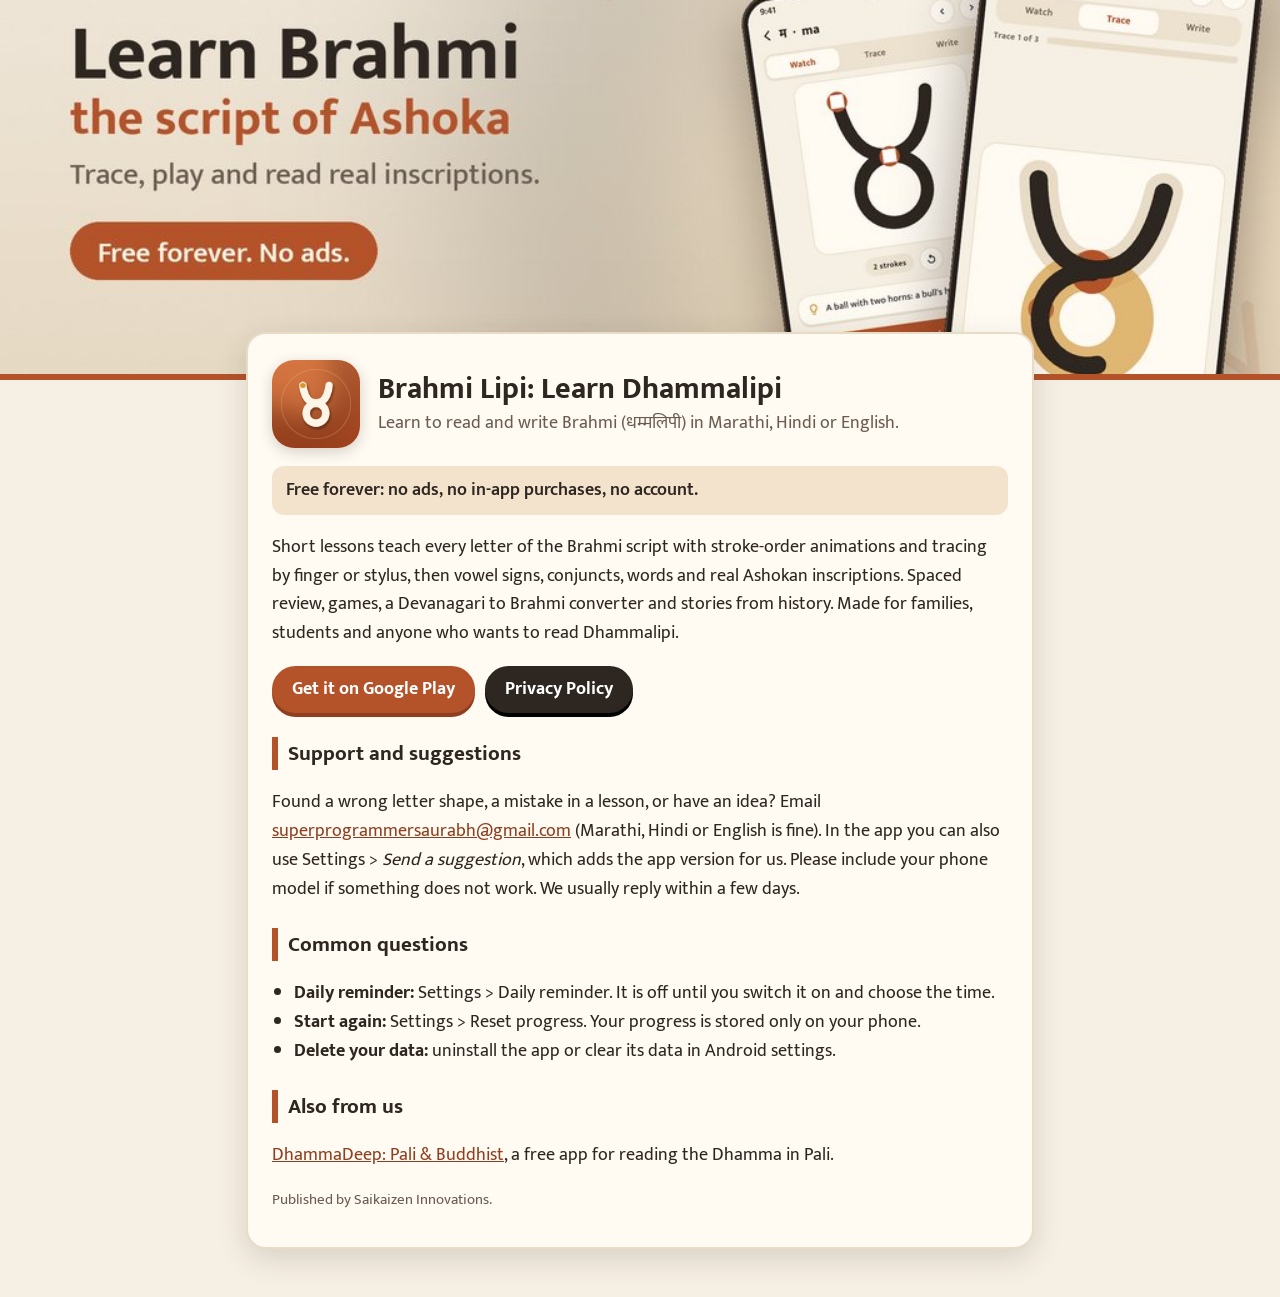
<file: index.html>
<!doctype html>
<html lang="en">
<head>
<title>Brahmi Lipi: Learn Dhammalipi</title>
<meta charset="utf-8">
<meta name="viewport" content="width=device-width,initial-scale=1">
<link rel="icon" href="favicon.png">
<link rel="preconnect" href="https://fonts.googleapis.com"><link href="https://fonts.googleapis.com/css2?family=Mukta:wght@400;600;700&display=swap" rel="stylesheet">
<link rel="stylesheet" href="style.css">
</head>
<body>
<img class="hero" src="feature.jpg" alt="Brahmi Lipi: learn to read and write Dhammalipi">
<div class="wrap">
<div class="card">
<div class="brand"><img src="icon.png" alt="Brahmi Lipi icon">
<div><h1>Brahmi Lipi: Learn Dhammalipi</h1><p class="tag">Learn to read and write Brahmi (धम्मलिपी) in Marathi, Hindi or English.</p></div></div>
<p class="note">Free forever: no ads, no in-app purchases, no account.</p>
<p>Short lessons teach every letter of the Brahmi script with stroke-order animations and tracing by finger or
stylus, then vowel signs, conjuncts, words and real Ashokan inscriptions. Spaced review, games, a Devanagari to Brahmi
converter and stories from history. Made for families, students and anyone who wants to read Dhammalipi.</p>
<div class="btns">
<a class="btn" href="https://play.google.com/store/apps/details?id=com.saikaizen.brahmilipi">Get it on Google Play</a>
<a class="btn alt" href="privacy.html">Privacy Policy</a>
</div>
<h2>Support and suggestions</h2>
<p>Found a wrong letter shape, a mistake in a lesson, or have an idea? Email
<a href="mailto:superprogrammersaurabh@gmail.com?subject=Brahmi%20Lipi%20support">superprogrammersaurabh@gmail.com</a>
(Marathi, Hindi or English is fine). In the app you can also use Settings &gt; <i>Send a suggestion</i>, which adds
the app version for us. Please include your phone model if something does not work. We usually reply within a few days.</p>
<h2>Common questions</h2>
<ul>
<li><b>Daily reminder:</b> Settings &gt; Daily reminder. It is off until you switch it on and choose the time.</li>
<li><b>Start again:</b> Settings &gt; Reset progress. Your progress is stored only on your phone.</li>
<li><b>Delete your data:</b> uninstall the app or clear its data in Android settings.</li>
</ul>
<h2>Also from us</h2>
<p><a href="https://play.google.com/store/apps/details?id=com.saikaizeninnovations.dhammadeep">DhammaDeep: Pali &amp; Buddhist</a>,
a free app for reading the Dhamma in Pali.</p>
<p class="small">Published by Saikaizen Innovations.</p>
</div>
</div>
</body>
</html>
</file>
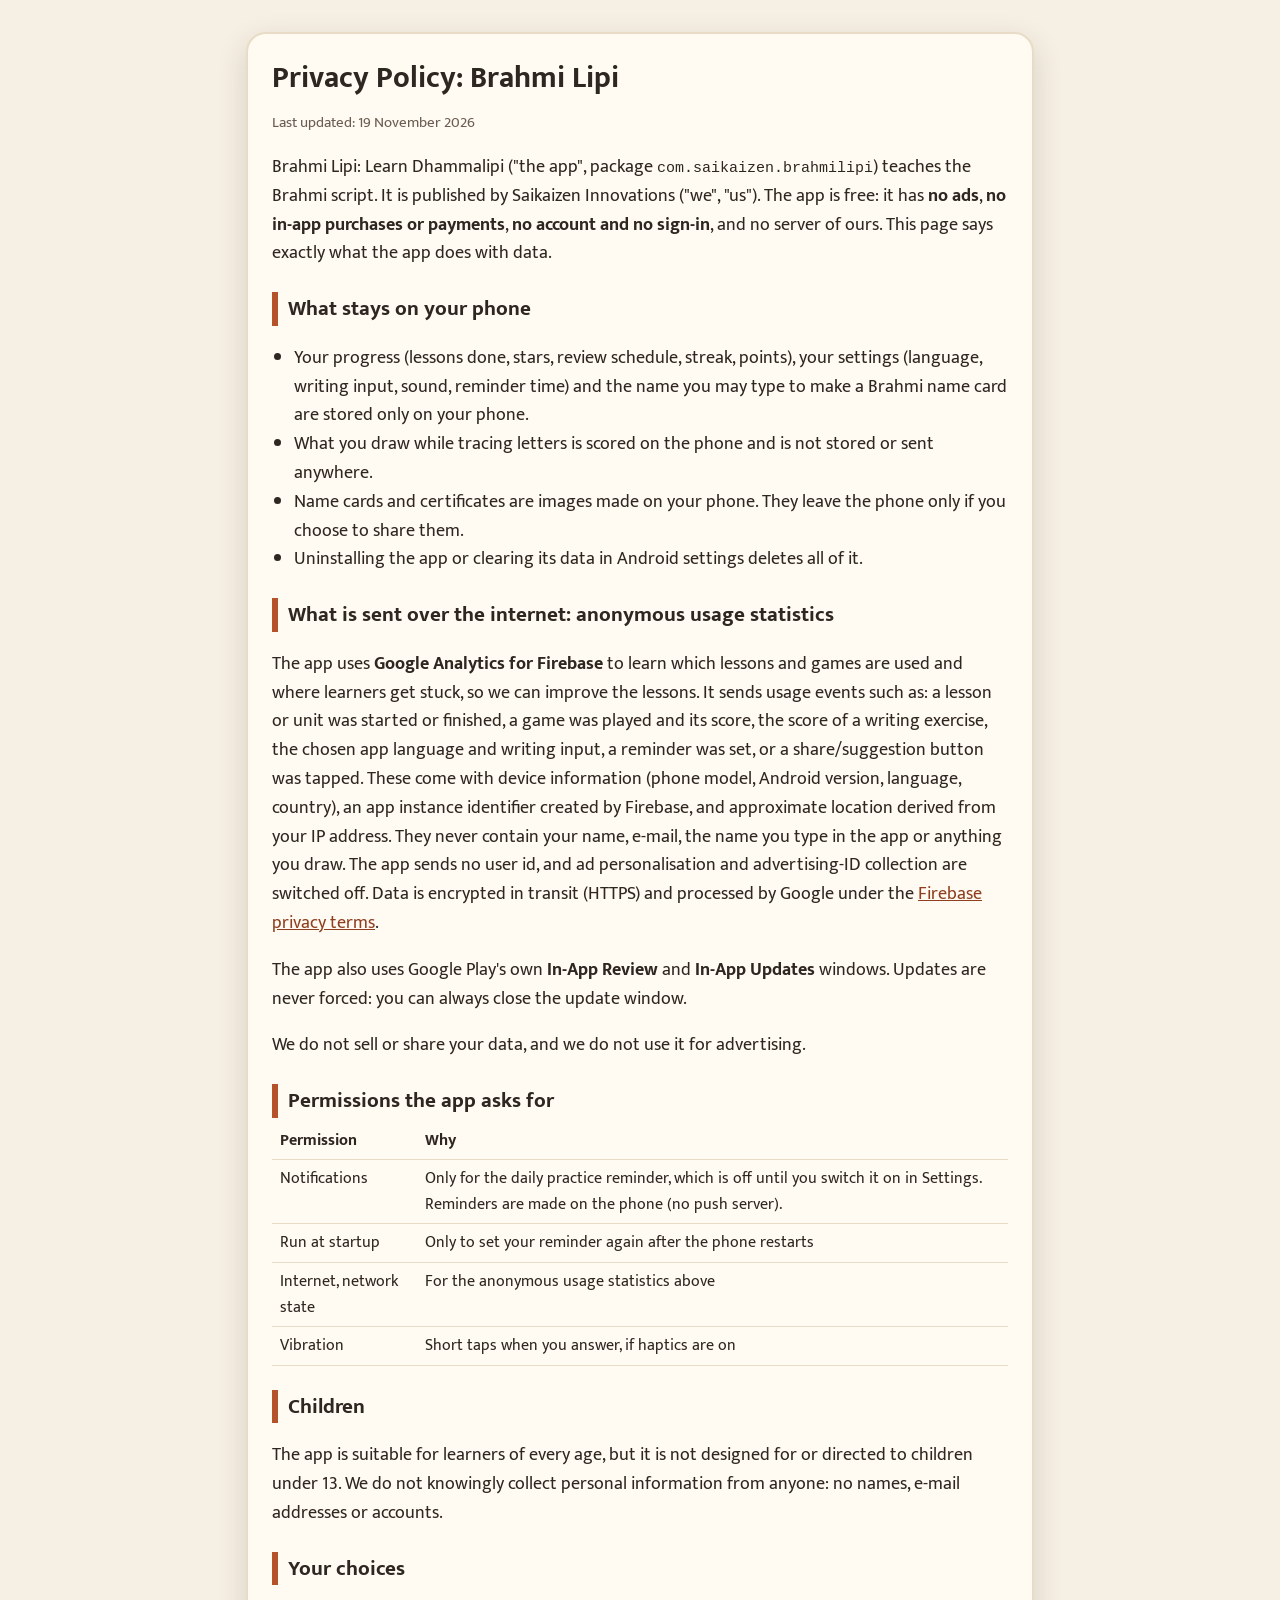
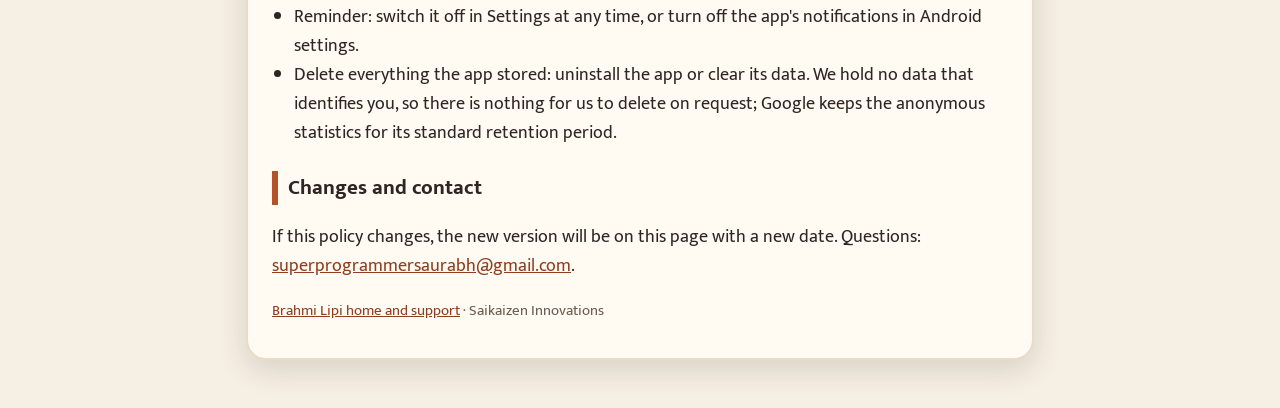
<file: privacy.html>
<!doctype html>
<html lang="en">
<head>
<title>Privacy Policy: Brahmi Lipi</title>
<meta charset="utf-8">
<meta name="viewport" content="width=device-width,initial-scale=1">
<link rel="icon" href="favicon.png">
<link rel="preconnect" href="https://fonts.googleapis.com"><link href="https://fonts.googleapis.com/css2?family=Mukta:wght@400;600;700&display=swap" rel="stylesheet">
<link rel="stylesheet" href="style.css">
</head>
<body>
<div class="wrap top">
<div class="card">
<h1>Privacy Policy: Brahmi Lipi</h1>
<p class="small">Last updated: 19 November 2026</p>
<p>Brahmi Lipi: Learn Dhammalipi ("the app", package <code>com.saikaizen.brahmilipi</code>) teaches the Brahmi script.
It is published by Saikaizen Innovations ("we", "us"). The app is free: it has <b>no ads</b>, <b>no in-app
purchases or payments</b>, <b>no account and no sign-in</b>, and no server of ours. This page says exactly what the
app does with data.</p>

<h2>What stays on your phone</h2>
<ul>
<li>Your progress (lessons done, stars, review schedule, streak, points), your settings (language, writing input,
sound, reminder time) and the name you may type to make a Brahmi name card are stored only on your phone.</li>
<li>What you draw while tracing letters is scored on the phone and is not stored or sent anywhere.</li>
<li>Name cards and certificates are images made on your phone. They leave the phone only if you choose to share them.</li>
<li>Uninstalling the app or clearing its data in Android settings deletes all of it.</li>
</ul>

<h2>What is sent over the internet: anonymous usage statistics</h2>
<p>The app uses <b>Google Analytics for Firebase</b> to learn which lessons and games are used and where learners get
stuck, so we can improve the lessons. It sends usage events such as: a lesson or unit was started or finished, a
game was played and its score, the score of a writing exercise, the chosen app language and writing input, a reminder
was set, or a share/suggestion button was tapped. These come with device information (phone model, Android version,
language, country), an app instance identifier created by Firebase, and approximate location derived from your IP
address. They never contain your name, e-mail, the name you type in the app or anything you draw. The app sends no
user id, and ad personalisation and advertising-ID collection are switched off. Data is encrypted in transit (HTTPS)
and processed by Google under the <a href="https://firebase.google.com/support/privacy">Firebase privacy terms</a>.</p>
<p>The app also uses Google Play's own <b>In-App Review</b> and <b>In-App Updates</b> windows. Updates are never
forced: you can always close the update window.</p>
<p>We do not sell or share your data, and we do not use it for advertising.</p>

<h2>Permissions the app asks for</h2>
<table>
<tr><th>Permission</th><th>Why</th></tr>
<tr><td>Notifications</td><td>Only for the daily practice reminder, which is off until you switch it on in Settings. Reminders are made on the phone (no push server).</td></tr>
<tr><td>Run at startup</td><td>Only to set your reminder again after the phone restarts</td></tr>
<tr><td>Internet, network state</td><td>For the anonymous usage statistics above</td></tr>
<tr><td>Vibration</td><td>Short taps when you answer, if haptics are on</td></tr>
</table>

<h2>Children</h2>
<p>The app is suitable for learners of every age, but it is not designed for or directed to children under 13. We do
not knowingly collect personal information from anyone: no names, e-mail addresses or accounts.</p>

<h2>Your choices</h2>
<ul>
<li>Reminder: switch it off in Settings at any time, or turn off the app's notifications in Android settings.</li>
<li>Delete everything the app stored: uninstall the app or clear its data. We hold no data that identifies you, so
there is nothing for us to delete on request; Google keeps the anonymous statistics for its standard retention period.</li>
</ul>

<h2>Changes and contact</h2>
<p>If this policy changes, the new version will be on this page with a new date. Questions:
<a href="mailto:superprogrammersaurabh@gmail.com?subject=Brahmi%20Lipi%20privacy">superprogrammersaurabh@gmail.com</a>.</p>
<p class="small"><a href="index.html">Brahmi Lipi home and support</a> · Saikaizen Innovations</p>
</div>
</div>
</body>
</html>
</file>
<file: style.css>
:root{--paper:#f6efe3;--card:#fffaf2;--sand:#e9dcc6;--ink:#2e2621;--soft:#6b5d52;--terra:#b4532a;--terra2:#8f3f1f;--ochre:#d9962e}
*{box-sizing:border-box}
html,body{margin:0;background:var(--paper);color:var(--ink);font-family:"Mukta",system-ui,-apple-system,"Segoe UI",Roboto,sans-serif;font-size:18px;line-height:1.6}
a{color:var(--terra2)}
.hero{display:block;width:100%;max-height:380px;object-fit:cover;border-bottom:6px solid var(--terra)}
.wrap{max-width:820px;margin:-48px auto 48px;padding:0 16px;position:relative}
.wrap.top{margin-top:32px}
.card{background:var(--card);border-radius:20px;padding:26px 24px 20px;box-shadow:0 10px 30px #2e262126;border:2px solid var(--sand)}
.brand{display:flex;gap:18px;align-items:center;margin-bottom:8px}
.brand img{width:88px;height:88px;border-radius:22px;box-shadow:0 4px 14px #2e262133}
h1{margin:0;font-size:30px;line-height:1.2}
h2{font-size:21px;margin:24px 0 4px;border-left:6px solid var(--terra);padding-left:10px}
.tag{color:var(--soft);margin:2px 0 0}
.small{color:var(--soft);font-size:15px}
.note{background:#f3e3cc;border-radius:12px;padding:10px 14px;font-weight:600}
.btns{display:flex;flex-wrap:wrap;gap:10px;margin:18px 0 6px}
.btn{display:inline-block;background:var(--terra);color:#fff;text-decoration:none;padding:9px 20px;border-radius:24px;font-weight:700;box-shadow:0 4px 0 var(--terra2)}
.btn.alt{background:var(--ink);box-shadow:0 4px 0 #000}
table{border-collapse:collapse;width:100%;font-size:16px}
td,th{text-align:left;padding:6px 8px;border-bottom:1px solid var(--sand);vertical-align:top}
code{font-size:15px}
ul{padding-left:22px}
</file>
